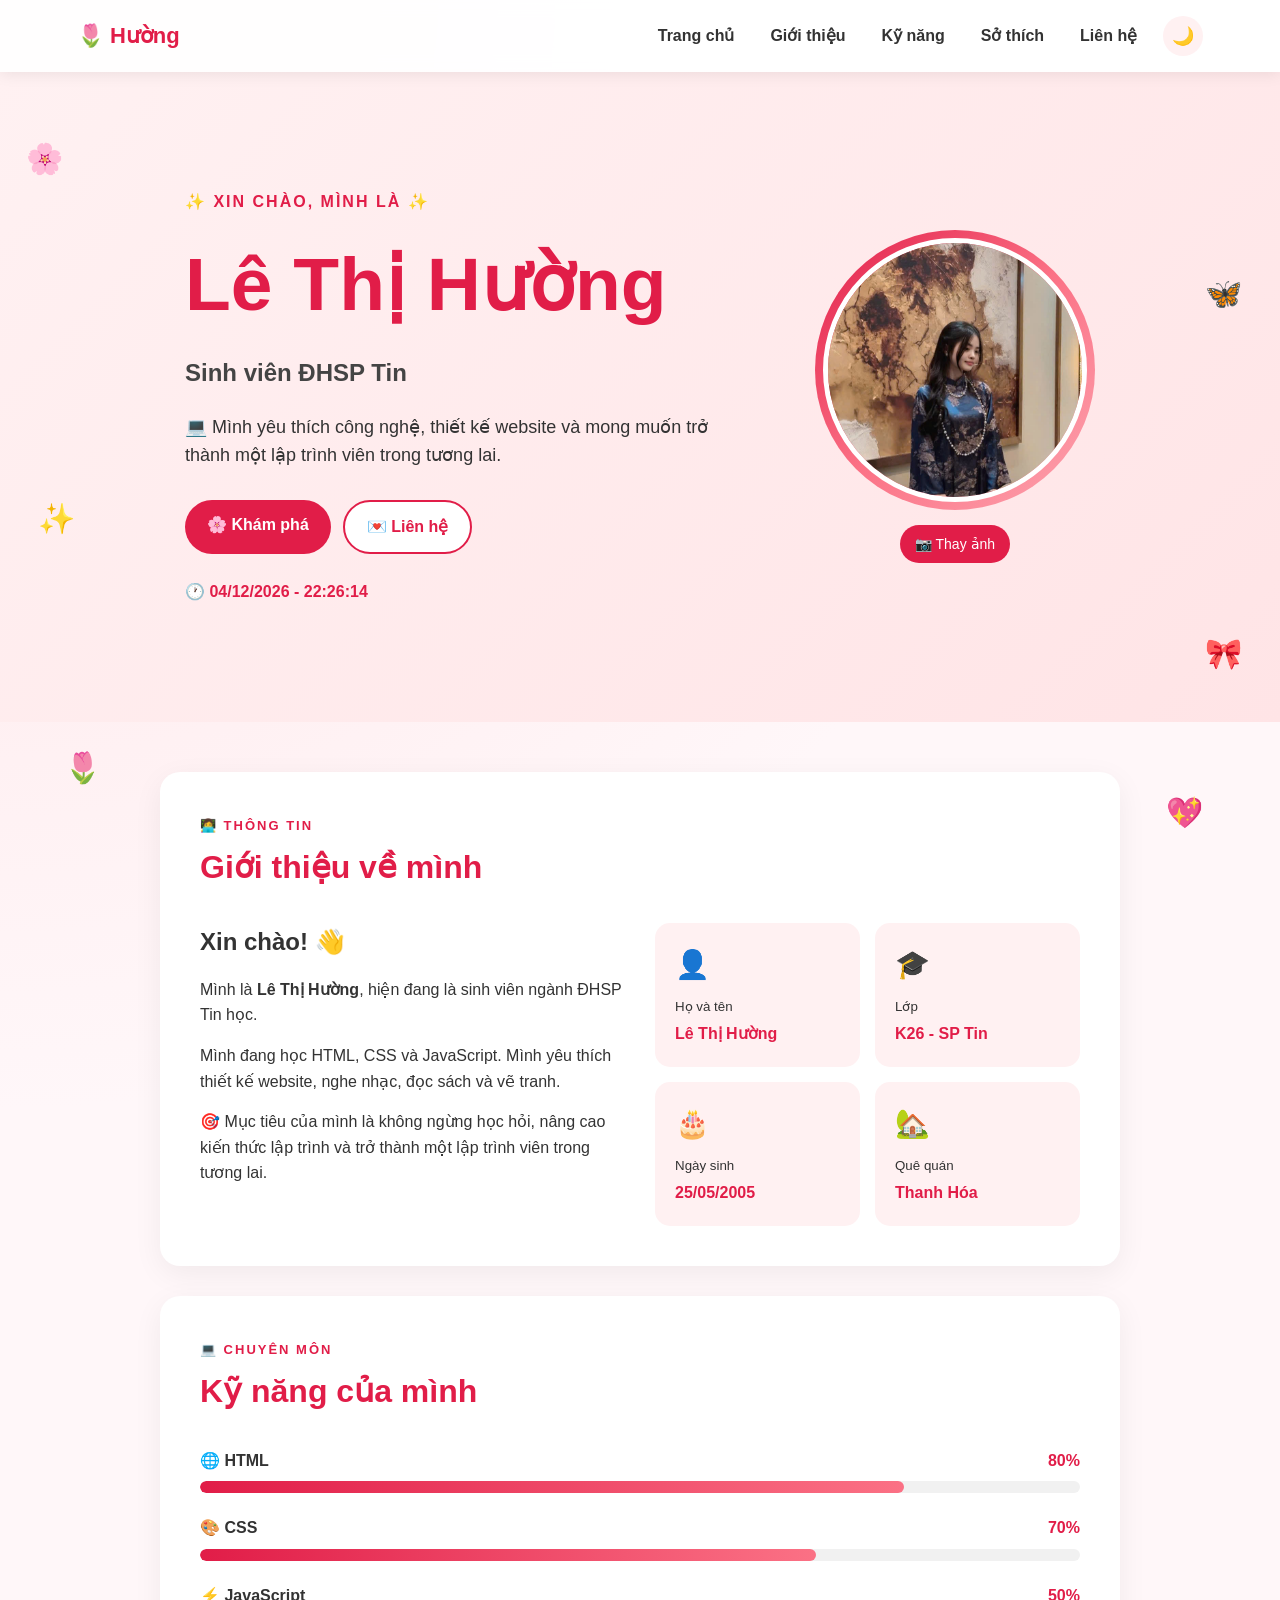
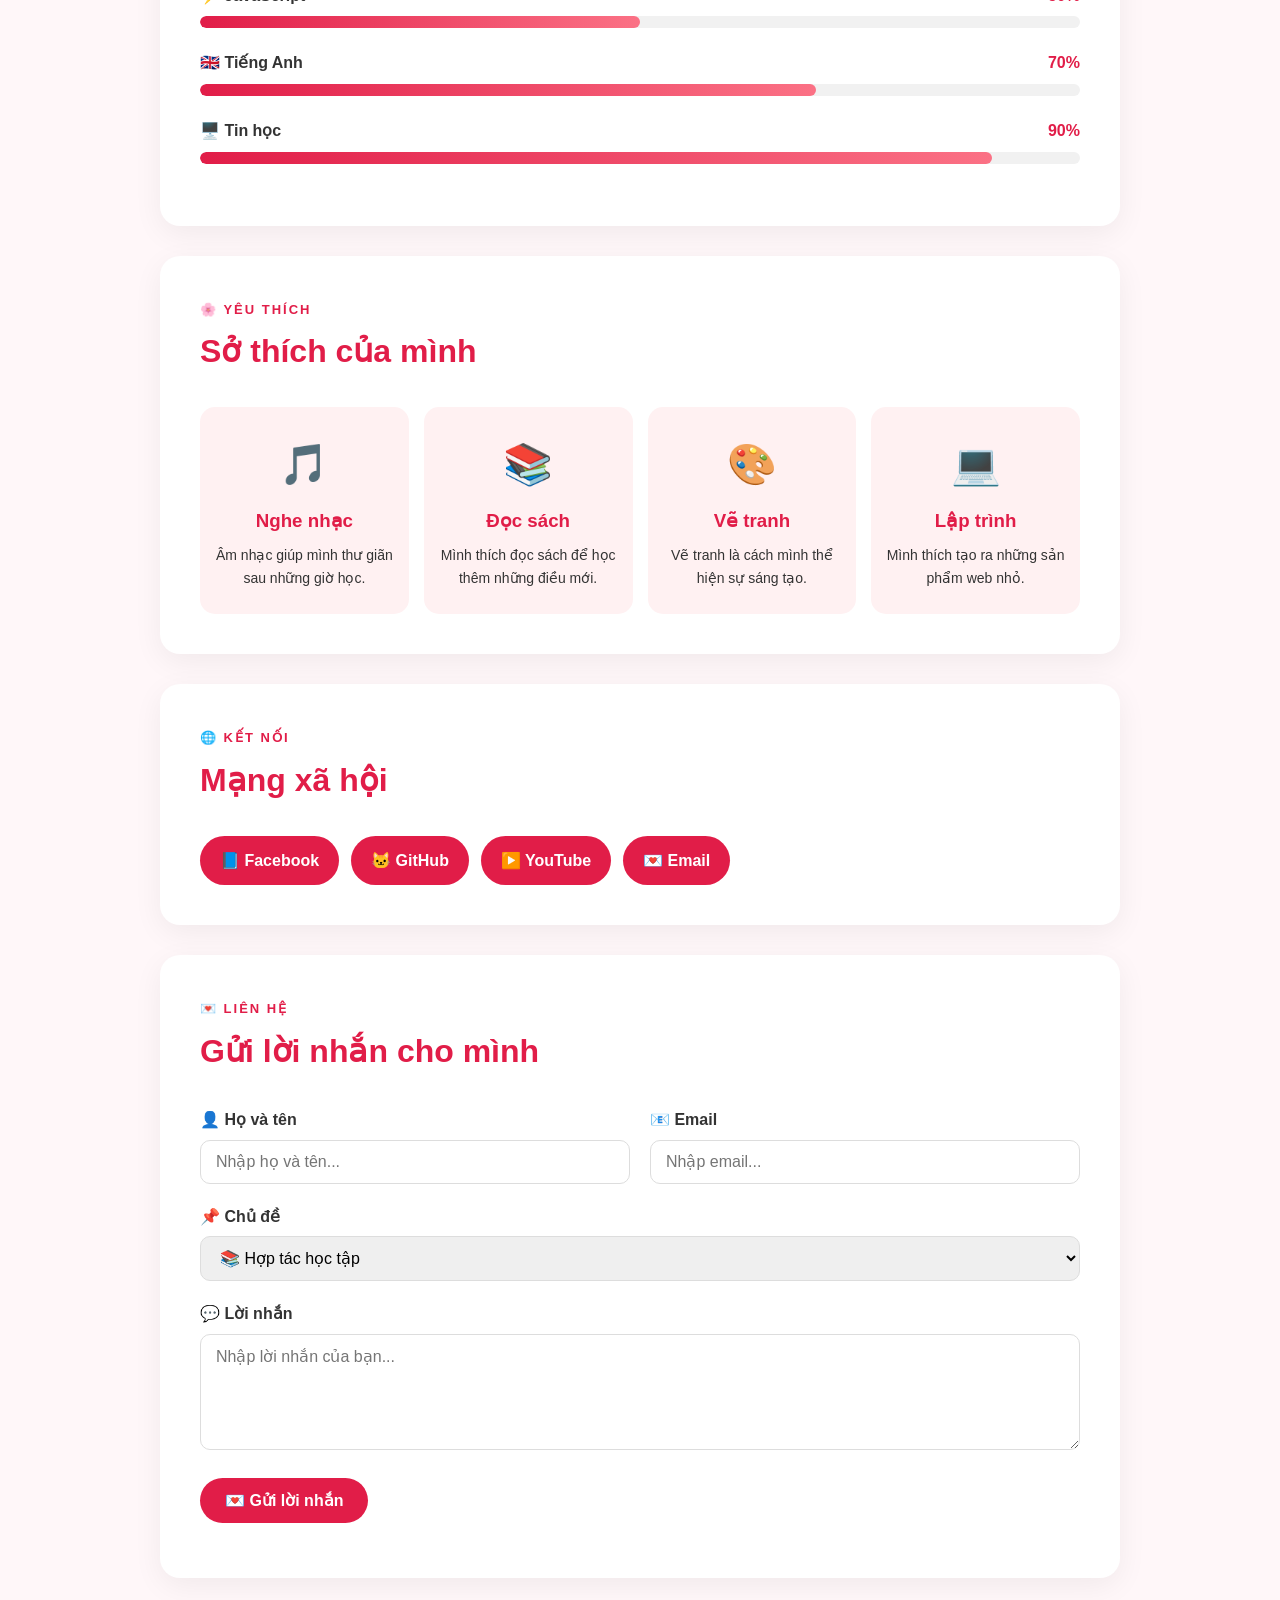
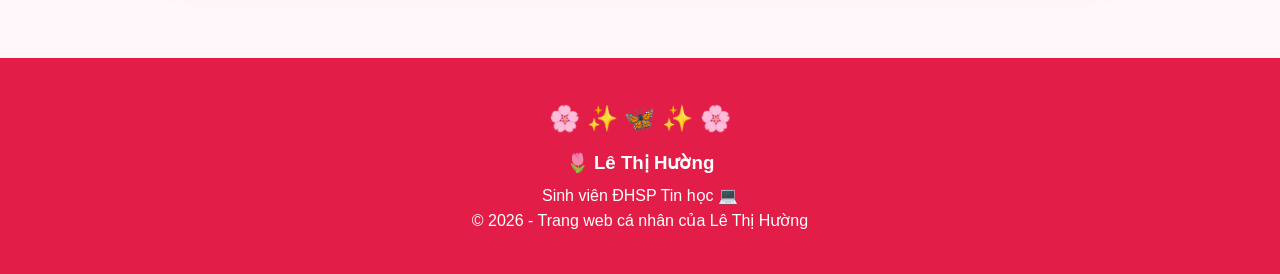
<file: index.html>
<!DOCTYPE html>
<html lang="vi">
<head>
<meta charset="UTF-8">
<meta name="viewport" content="width=device-width, initial-scale=1.0">
<title>Lê Thị Hường | Sư phạm Tin học</title>
<link rel="stylesheet" href="css/style.css">
</head>
<body>

<nav class="navbar">
<div class="logo">🌷 Hường</div>
<button id="menu-toggle" class="menu-toggle">☰</button>
<div id="menu" class="menu">
<a href="#trang-chu">Trang chủ</a>
<a href="#gioi-thieu">Giới thiệu</a>
<a href="#ky-nang">Kỹ năng</a>
<a href="#so-thich">Sở thích</a>
<a href="#lien-he">Liên hệ</a>
</div>
<button id="dark-mode" class="dark-mode">🌙</button>
</nav>

<div class="sticker sticker-1">🌸</div>
<div class="sticker sticker-2">🦋</div>
<div class="sticker sticker-3">✨</div>
<div class="sticker sticker-4">🎀</div>
<div class="sticker sticker-5">🌷</div>
<div class="sticker sticker-6">💖</div>

<header id="trang-chu" class="hero">
<div class="hero-content">
<p class="hello">✨ XIN CHÀO, MÌNH LÀ ✨</p>
<h1>Lê Thị Hường</h1>
<h2 id="typing">Sinh viên ĐHSP Tin học</h2>
<p class="hero-description">💻 Mình yêu thích công nghệ, thiết kế website và mong muốn trở thành một lập trình viên trong tương lai.</p>
<div class="hero-buttons">
<a href="#gioi-thieu" class="btn">🌸 Khám phá</a>
<a href="#lien-he" class="btn btn-outline">💌 Liên hệ</a>
</div>
<div id="clock" class="clock">🕐 Đang tải thời gian...</div>
</div>

<div class="hero-image">
<div class="image-box">
<img id="avatar" src="./images/images.jpg" alt="Ảnh đại diện Lê Thị Hường">  
</div>
<label for="image-input" class="change-image">📷 Thay ảnh</label>
<input type="file" id="image-input" accept="image/*" hidden>
</div>
</header>

<main>

<section id="gioi-thieu" class="section reveal">
<div class="section-title">
<span>👩‍💻 THÔNG TIN</span>
<h2>Giới thiệu về mình</h2>
</div>

<div class="about">
<div class="about-text">
<h3>Xin chào! 👋</h3>
<p>Mình là <strong>Lê Thị Hường</strong>, hiện đang là sinh viên ngành ĐHSP Tin học.</p>
<p>Mình đang học HTML, CSS và JavaScript. Mình yêu thích thiết kế website, nghe nhạc, đọc sách và vẽ tranh.</p>
<p>🎯 Mục tiêu của mình là không ngừng học hỏi, nâng cao kiến thức lập trình và trở thành một lập trình viên trong tương lai.</p>
</div>

<div class="info-grid">
<div class="info-card"><span>👤</span><small>Họ và tên</small><strong>Lê Thị Hường</strong></div>
<div class="info-card"><span>🎓</span><small>Lớp</small><strong>K26 - SP Tin</strong></div>
<div class="info-card"><span>🎂</span><small>Ngày sinh</small><strong>25/05/2005</strong></div>
<div class="info-card"><span>🏡</span><small>Quê quán</small><strong>Thanh Hóa</strong></div>
</div>
</div>
</section>

<section id="ky-nang" class="section reveal">
<div class="section-title">
<span>💻 CHUYÊN MÔN</span>
<h2>Kỹ năng của mình</h2>
</div>

<div class="skills">

<div class="skill">
<div class="skill-info"><span>🌐 HTML</span><strong>80%</strong></div>
<div class="skill-bar"><div class="skill-progress" data-width="80%"></div></div>
</div>

<div class="skill">
<div class="skill-info"><span>🎨 CSS</span><strong>70%</strong></div>
<div class="skill-bar"><div class="skill-progress" data-width="70%"></div></div>
</div>

<div class="skill">
<div class="skill-info"><span>⚡ JavaScript</span><strong>50%</strong></div>
<div class="skill-bar"><div class="skill-progress" data-width="50%"></div></div>
</div>

<div class="skill">
<div class="skill-info"><span>🇬🇧 Tiếng Anh</span><strong>70%</strong></div>
<div class="skill-bar"><div class="skill-progress" data-width="70%"></div></div>
</div>

<div class="skill">
<div class="skill-info"><span>🖥️ Tin học</span><strong>90%</strong></div>
<div class="skill-bar"><div class="skill-progress" data-width="90%"></div></div>
</div>

</div>
</section>

<section id="so-thich" class="section reveal">
<div class="section-title">
<span>🌸 YÊU THÍCH</span>
<h2>Sở thích của mình</h2>
</div>

<div class="hobby-grid">

<div class="hobby-card">
<div class="hobby-icon">🎵</div>
<h3>Nghe nhạc</h3>
<p>Âm nhạc giúp mình thư giãn sau những giờ học.</p>
</div>

<div class="hobby-card">
<div class="hobby-icon">📚</div>
<h3>Đọc sách</h3>
<p>Mình thích đọc sách để học thêm những điều mới.</p>
</div>

<div class="hobby-card">
<div class="hobby-icon">🎨</div>
<h3>Vẽ tranh</h3>
<p>Vẽ tranh là cách mình thể hiện sự sáng tạo.</p>
</div>

<div class="hobby-card">
<div class="hobby-icon">💻</div>
<h3>Lập trình</h3>
<p>Mình thích tạo ra những sản phẩm web nhỏ.</p>
</div>

</div>
</section>

<section class="section reveal">
<div class="section-title">
<span>🌐 KẾT NỐI</span>
<h2>Mạng xã hội</h2>
</div>

<div class="social">
<a href="https://www.facebook.com/share/1BS9uorvmJ/" target="_blank">📘 Facebook</a>
<a href="https://github.com/LeThiHuong2005/LeThiHuong2505.github.io" target="_blank">🐱 GitHub</a>
<a href="https://www.youtube.com/@L%C3%AATh%E1%BB%8BH%C6%B0%E1%BB%9Dng-g9j" target="_blank">▶️ YouTube</a>
<a href="mailto:huongltb3hh2@gmail.com">💌 Email</a>
</div>
</section>

<section id="lien-he" class="section reveal">
<div class="section-title">
<span>💌 LIÊN HỆ</span>
<h2>Gửi lời nhắn cho mình</h2>
</div>

<form id="contact-form">

<div class="form-row">

<div class="form-group">
<label>👤 Họ và tên</label>
<input type="text" id="name" placeholder="Nhập họ và tên..." required>
</div>

<div class="form-group">
<label>📧 Email</label>
<input type="email" id="email" placeholder="Nhập email..." required>
</div>

</div>

<div class="form-group">
<label>📌 Chủ đề</label>
<select id="subject">
<option>📚 Hợp tác học tập</option>
<option>💡 Góp ý website</option>
<option>💬 Khác</option>
</select>
</div>

<div class="form-group">
<label>💬 Lời nhắn</label>
<textarea id="message" rows="5" placeholder="Nhập lời nhắn của bạn..." required></textarea>
</div>

<button type="submit" class="submit-btn">💌 Gửi lời nhắn</button>
<p id="form-message"></p>

</form>
</section>

</main>

<footer>
<div class="footer-sticker">🌸 ✨ 🦋 ✨ 🌸</div>
<h3>🌷 Lê Thị Hường</h3>
<p>Sinh viên ĐHSP Tin học 💻</p>
<p>© 2026 - Trang web cá nhân của Lê Thị Hường</p>
</footer>

<button id="back-top">↑</button>

<script src="js/script.js"></script>
</body>
</html>
</file>
<file: css/style.css>
*{margin:0;padding:0;box-sizing:border-box;scroll-behavior:smooth}
:root{--primary:#e11d48;--secondary:#fb7185;--light-pink:#fff1f2;--background:#fff7f9;--white:#fff;--text:#333;--black:#030508}
body{font-family:Arial,Helvetica,sans-serif;background:radial-gradient(circle at top left,#ffe4e6,transparent 30%),var(--background);color:var(--text);line-height:1.6;transition:background .4s,color .4s}
.navbar{position:sticky;top:0;z-index:1000;display:flex;align-items:center;padding:15px 6%;background:rgba(255,255,255,.95);backdrop-filter:blur(10px);box-shadow:0 2px 15px rgba(0,0,0,.08)}
.logo{color:var(--primary);font-size:22px;font-weight:bold;margin-right:auto}
.menu{display:flex;gap:8px}
.menu a{text-decoration:none;color:#333;font-weight:bold;padding:8px 14px;border-radius:20px;transition:.3s}
.menu a:hover{color:white;background:var(--primary);transform:translateY(-2px)}
.menu-toggle{display:none;border:none;background:none;font-size:25px;cursor:pointer}
.dark-mode{margin-left:12px;width:40px;height:40px;border:none;border-radius:50%;background:var(--light-pink);cursor:pointer;font-size:18px}

.sticker{position:fixed;z-index:10;font-size:30px;pointer-events:none;animation:float 3s ease-in-out infinite}
.sticker-1{top:15%;left:2%}.sticker-2{top:30%;right:3%;animation-delay:.5s}.sticker-3{top:55%;left:3%;animation-delay:1s}.sticker-4{top:70%;right:3%;animation-delay:1.5s}.sticker-5{bottom:12%;left:5%;animation-delay:2s}.sticker-6{bottom:7%;right:6%;animation-delay:2.5s}
@keyframes float{0%,100%{transform:translateY(0) rotate(-5deg)}50%{transform:translateY(-15px) rotate(5deg)}}

.hero{min-height:650px;display:flex;align-items:center;justify-content:center;gap:80px;padding:80px 8%;background:linear-gradient(135deg,#fff1f2,#ffe4e6)}
.hero-content{max-width:600px}
.hello{color:var(--primary);font-weight:bold;letter-spacing:2px;margin-bottom:10px}
.hero h1{font-size:clamp(42px,7vw,75px);color:var(--primary);margin-bottom:10px}
.hero h2{min-height:35px;color:#444;margin-bottom:20px}
.hero-description{color:var(--gray);font-size:18px;max-width:550px}
.hero-buttons{display:flex;gap:12px;margin-top:30px}
.btn{display:inline-block;padding:12px 22px;border-radius:30px;background:var(--primary);color:white;text-decoration:none;font-weight:bold;transition:.3s}
.btn:hover{transform:translateY(-4px);box-shadow:0 8px 20px rgba(225,29,72,.25)}
.btn-outline{background:white;color:var(--primary);border:2px solid var(--primary)}
.clock{margin-top:25px;color:var(--primary);font-weight:bold}

.hero-image{text-align:center}
.image-box{width:280px;height:280px;padding:8px;border-radius:50%;background:linear-gradient(135deg,#e11d48,#fb7185,#fda4af);animation:imageFloat 4s ease-in-out infinite}
.image-box img{width:100%;height:100%;object-fit:cover;border-radius:50%;border:5px solid white}
@keyframes imageFloat{0%,100%{transform:translateY(0)}50%{transform:translateY(-12px)}}
.change-image{display:inline-block;margin-top:15px;padding:8px 15px;border-radius:20px;background:var(--primary);color:white;cursor:pointer;font-size:14px}

main{max-width:1000px;margin:auto;padding:50px 20px}
.section{background:white;padding:40px;margin-bottom:30px;border-radius:20px;box-shadow:0 8px 30px rgba(0,0,0,.06)}

.reveal{opacity:0;transform:translateY(50px);transition:opacity .8s ease,transform .8s ease}
.reveal.active{opacity:1;transform:translateY(0)}

.section-title{margin-bottom:30px}
.section-title span{color:var(--primary);font-size:13px;font-weight:bold;letter-spacing:2px}
.section-title h2{color:var(--primary);font-size:32px;margin-top:5px}

.about{display:grid;grid-template-columns:1fr 1fr;gap:30px}
.about-text h3{font-size:24px;margin-bottom:15px}
.about-text p{margin-bottom:15px;color:var(--gray)}
.info-grid{display:grid;grid-template-columns:1fr 1fr;gap:15px}
.info-card{padding:20px;border-radius:15px;background:var(--light-pink);transition:.3s}
.info-card:hover{transform:translateY(-5px);box-shadow:0 8px 20px rgba(225,29,72,.12)}
.info-card span{display:block;font-size:28px;margin-bottom:8px}
.info-card small{display:block;color:var(--gray)}
.info-card strong{display:block;color:var(--primary);margin-top:4px}

.skill{margin-bottom:22px}
.skill-info{display:flex;justify-content:space-between;margin-bottom:8px;font-weight:bold}
.skill-info strong{color:var(--primary)}
.skill-bar{height:12px;background:#f1f1f1;border-radius:20px;overflow:hidden}
.skill-progress{width:0;height:100%;border-radius:20px;background:linear-gradient(90deg,var(--primary),var(--secondary));transition:width 1.5s ease}

.hobby-grid{display:grid;grid-template-columns:repeat(4,1fr);gap:15px}
.hobby-card{text-align:center;padding:25px 15px;border-radius:15px;background:var(--light-pink);transition:.3s}
.hobby-card:hover{transform:translateY(-8px) rotate(1deg);box-shadow:0 10px 25px rgba(225,29,72,.12)}
.hobby-icon{font-size:40px;margin-bottom:10px}
.hobby-card h3{color:var(--primary);margin-bottom:8px}
.hobby-card p{color:var(--gray);font-size:14px}

.social{display:flex;flex-wrap:wrap;gap:12px}
.social a{text-decoration:none;color:white;background:var(--primary);padding:12px 20px;border-radius:30px;font-weight:bold;transition:.3s}
.social a:hover{transform:translateY(-4px);box-shadow:0 8px 15px rgba(225,29,72,.2)}

.form-row{display:grid;grid-template-columns:1fr 1fr;gap:20px}
.form-group{margin-bottom:20px}
.form-group label{display:block;margin-bottom:7px;font-weight:bold}
input,select,textarea{width:100%;padding:12px 15px;border:1px solid #ddd;border-radius:10px;font-family:inherit;font-size:16px;outline:none;transition:.3s}
input:focus,select:focus,textarea:focus{border-color:var(--primary);box-shadow:0 0 0 3px rgba(225,29,72,.1)}
textarea{resize:vertical}
.submit-btn{border:none;padding:13px 25px;border-radius:30px;background:var(--primary);color:white;font-size:16px;font-weight:bold;cursor:pointer;transition:.3s}
.submit-btn:hover{transform:translateY(-3px);box-shadow:0 8px 20px rgba(225,29,72,.25)}
#form-message{margin-top:15px;font-weight:bold;color:#16a34a}

footer{text-align:center;padding:40px 20px;background:var(--primary);color:white}
.footer-sticker{font-size:25px;margin-bottom:10px}
footer h3{margin-bottom:5px}

#back-top{position:fixed;right:20px;bottom:20px;width:48px;height:48px;border:none;border-radius:50%;background:var(--primary);color:white;font-size:22px;cursor:pointer;opacity:0;visibility:hidden;transition:.3s;z-index:999}
#back-top.show{opacity:1;visibility:visible}
#back-top:hover{transform:scale(1.1)}

body.dark{--background:#111827;--text:#f9fafb;--gray:#d1d5db;background:#111827;color:#f9fafb}
body.dark .navbar{background:rgba(17,24,39,.95)}
body.dark .menu a{color:white}
body.dark .dark-mode{background:#374151}
body.dark .hero{background:linear-gradient(135deg,#1f2937,#374151)}
body.dark .hero h2{color:white}
body.dark .section{background:#1f2937}
body.dark .info-card,body.dark .hobby-card{background:#374151}
body.dark input,body.dark select,body.dark textarea{background:#374151;color:white;border-color:#6b7280}
body.dark .skill-bar{background:#374151}

@media(max-width:768px){
.navbar{padding:12px 20px}
.menu-toggle{display:block;order:2;margin-left:10px}
.dark-mode{order:3}
.menu{position:absolute;top:100%;left:0;width:100%;display:none;flex-direction:column;padding:15px;background:white;box-shadow:0 8px 15px rgba(0,0,0,.1)}
.menu.show{display:flex}
.menu a{text-align:center}
.hero{min-height:auto;flex-direction:column-reverse;gap:35px;padding:60px 20px}
.hero-content{text-align:center}
.hero-buttons{justify-content:center;flex-wrap:wrap}
.image-box{width:220px;height:220px}
main{padding:30px 15px}
.section{padding:25px 20px}
.about{grid-template-columns:1fr}
.hobby-grid{grid-template-columns:1fr 1fr}
.form-row{grid-template-columns:1fr}
.sticker{font-size:22px}
.sticker-1,.sticker-3,.sticker-5{left:1%}
.sticker-2,.sticker-4,.sticker-6{right:1%}
}

@media(max-width:480px){
.hero h1{font-size:42px}
.section-title h2{font-size:26px}
.info-grid{grid-template-columns:1fr}
.hobby-grid{grid-template-columns:1fr}
.social{flex-direction:column}
.social a{text-align:center}
}
</file>
